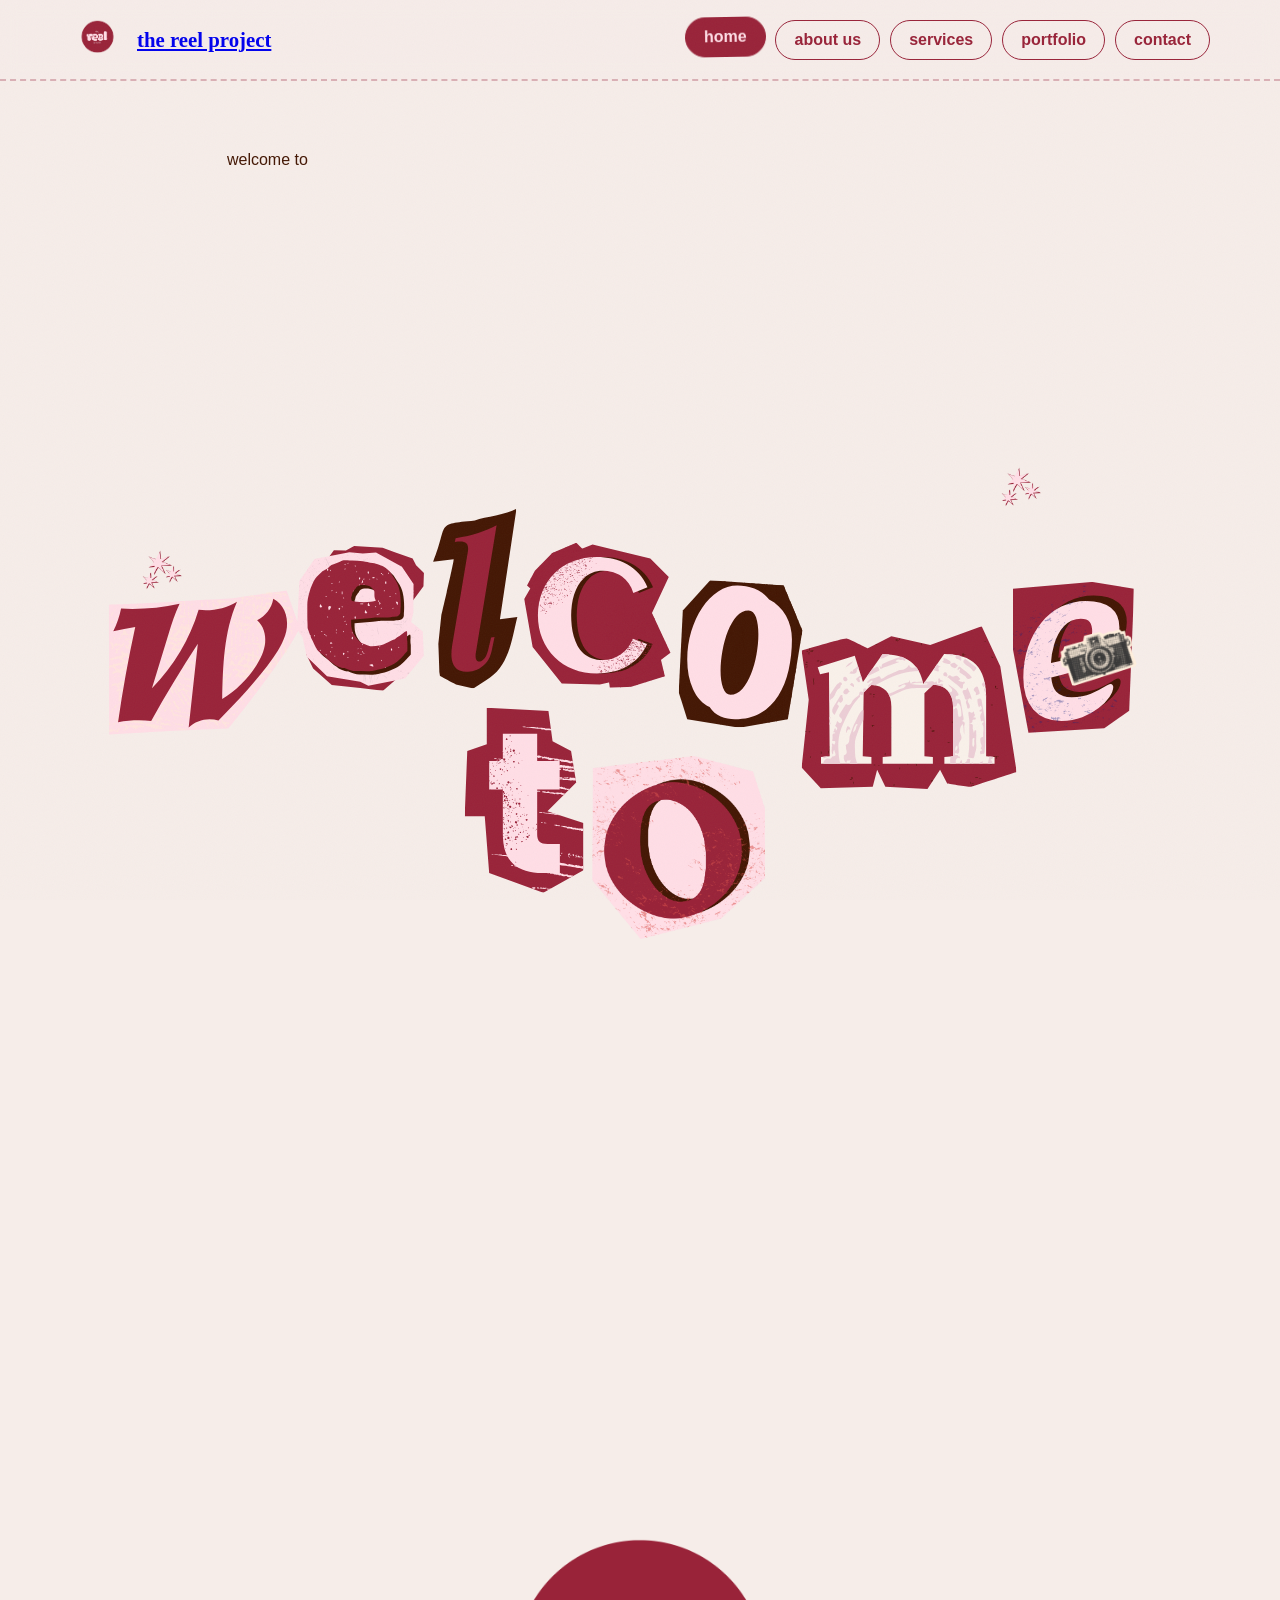
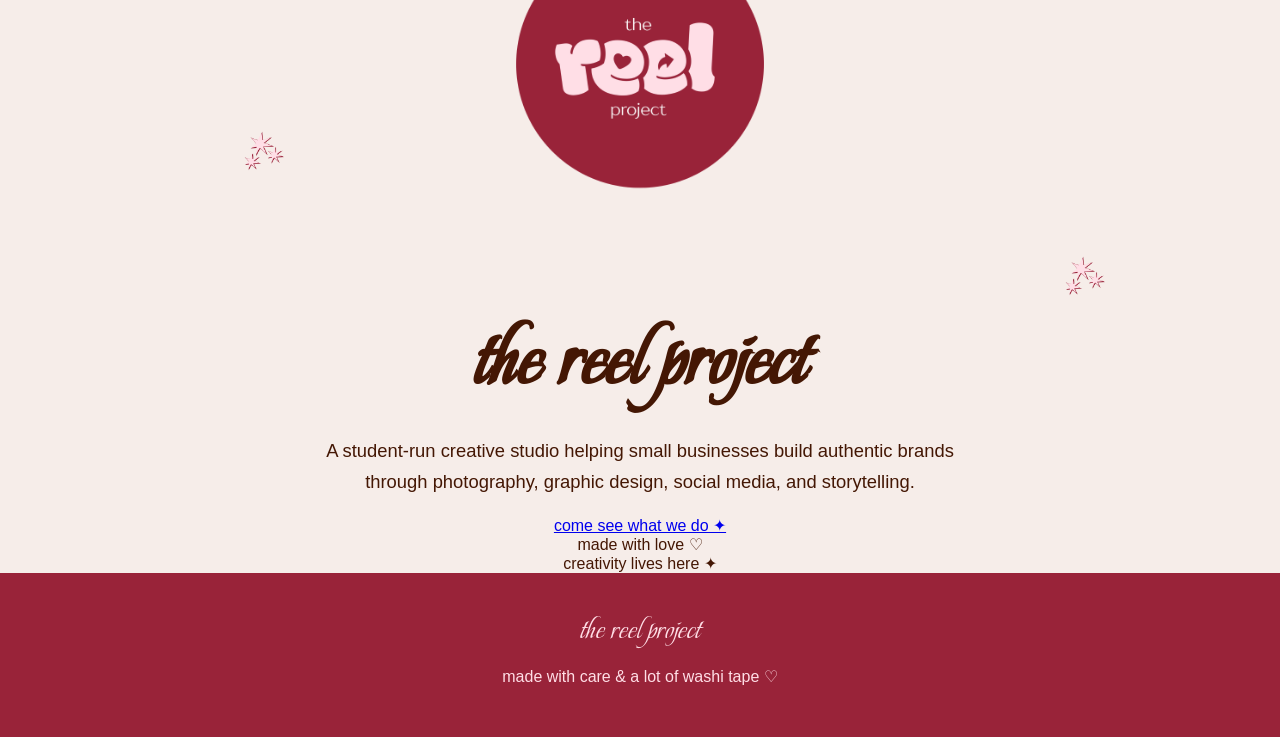
<file: index.html>
<!DOCTYPE html>
<html lang="en">

<head>
    <meta charset="UTF-8">
    <meta name="viewport" content="width=device-width, initial-scale=1.0">

    <title>The Reel Project</title>

    <link rel="preconnect" href="https://fonts.googleapis.com">
    <link rel="preconnect" href="https://fonts.gstatic.com" crossorigin>

    <link href="https://fonts.googleapis.com/css2?family=Beau+Rivage&display=swap" rel="stylesheet">
    <link href="https://api.fontshare.com/v2/css?f[]=open-sauce-one@400;500;600;700&display=swap" rel="stylesheet">

    <link rel="stylesheet" href="style.css">
</head>

<body>

<header>

    <div class="nav-wrap">

        <a href="index.html" class="brand">
            <img src="assets/logo.png" alt="The Reel Project Logo">
            <span>the reel project</span>
        </a>

        <nav>
            <ul>
                <li><a class="active" href="index.html">home</a></li>
                <li><a href="about.html">about us</a></li>
                <li><a href="services.html">services</a></li>
                <li><a href="portfolio.html">portfolio</a></li>
                <li><a href="contact.html">contact</a></li>
            </ul>
        </nav>

    </div>

</header>

<main>

<section class="hero">

    <!-- Welcome Text -->
    <div class="hero-welcome">
        welcome to
    </div>

    <!-- Welcome Graphic -->
    <img
        src="assets/hero.png"
        alt="Welcome to The Reel Project"
        class="hero-art">

    <!-- Camera -->
    <img
        src="assets/camera.png"
        alt=""
        class="hero-camera">

    <!-- Stars -->
    <img
        src="assets/stars.png"
        alt=""
        class="hero-star star-one">

    <img
        src="assets/stars.png"
        alt=""
        class="hero-star star-two">

    <img
        src="assets/stars.png"
        alt=""
        class="hero-star star-three">

    <img
        src="assets/stars.png"
        alt=""
        class="hero-star star-four">

    <!-- Logo -->
    <img
        src="assets/logo.png"
        alt="The Reel Project"
        class="hero-logo">

    <h1 class="hero-script">
        the reel project
    </h1>

    <p class="hero-description">

        A student-run creative studio helping small businesses
        build authentic brands through photography,
        graphic design, social media, and storytelling.

    </p>

    <a href="about.html" class="cute-button">

        come see what we do ✦

    </a>

    <!-- Floating Notes -->

    <div class="floating-note note-one">

        made with love ♡

    </div>

    <div class="floating-note note-two">

        creativity lives here ✦

    </div>

</section>

</main>

<footer>

    <div class="footer-logo">
        the reel project
    </div>

    <p>
        made with care &amp; a lot of washi tape ♡
    </p>

</footer>

<script src="script.js"></script>

</body>
</html>
</file>
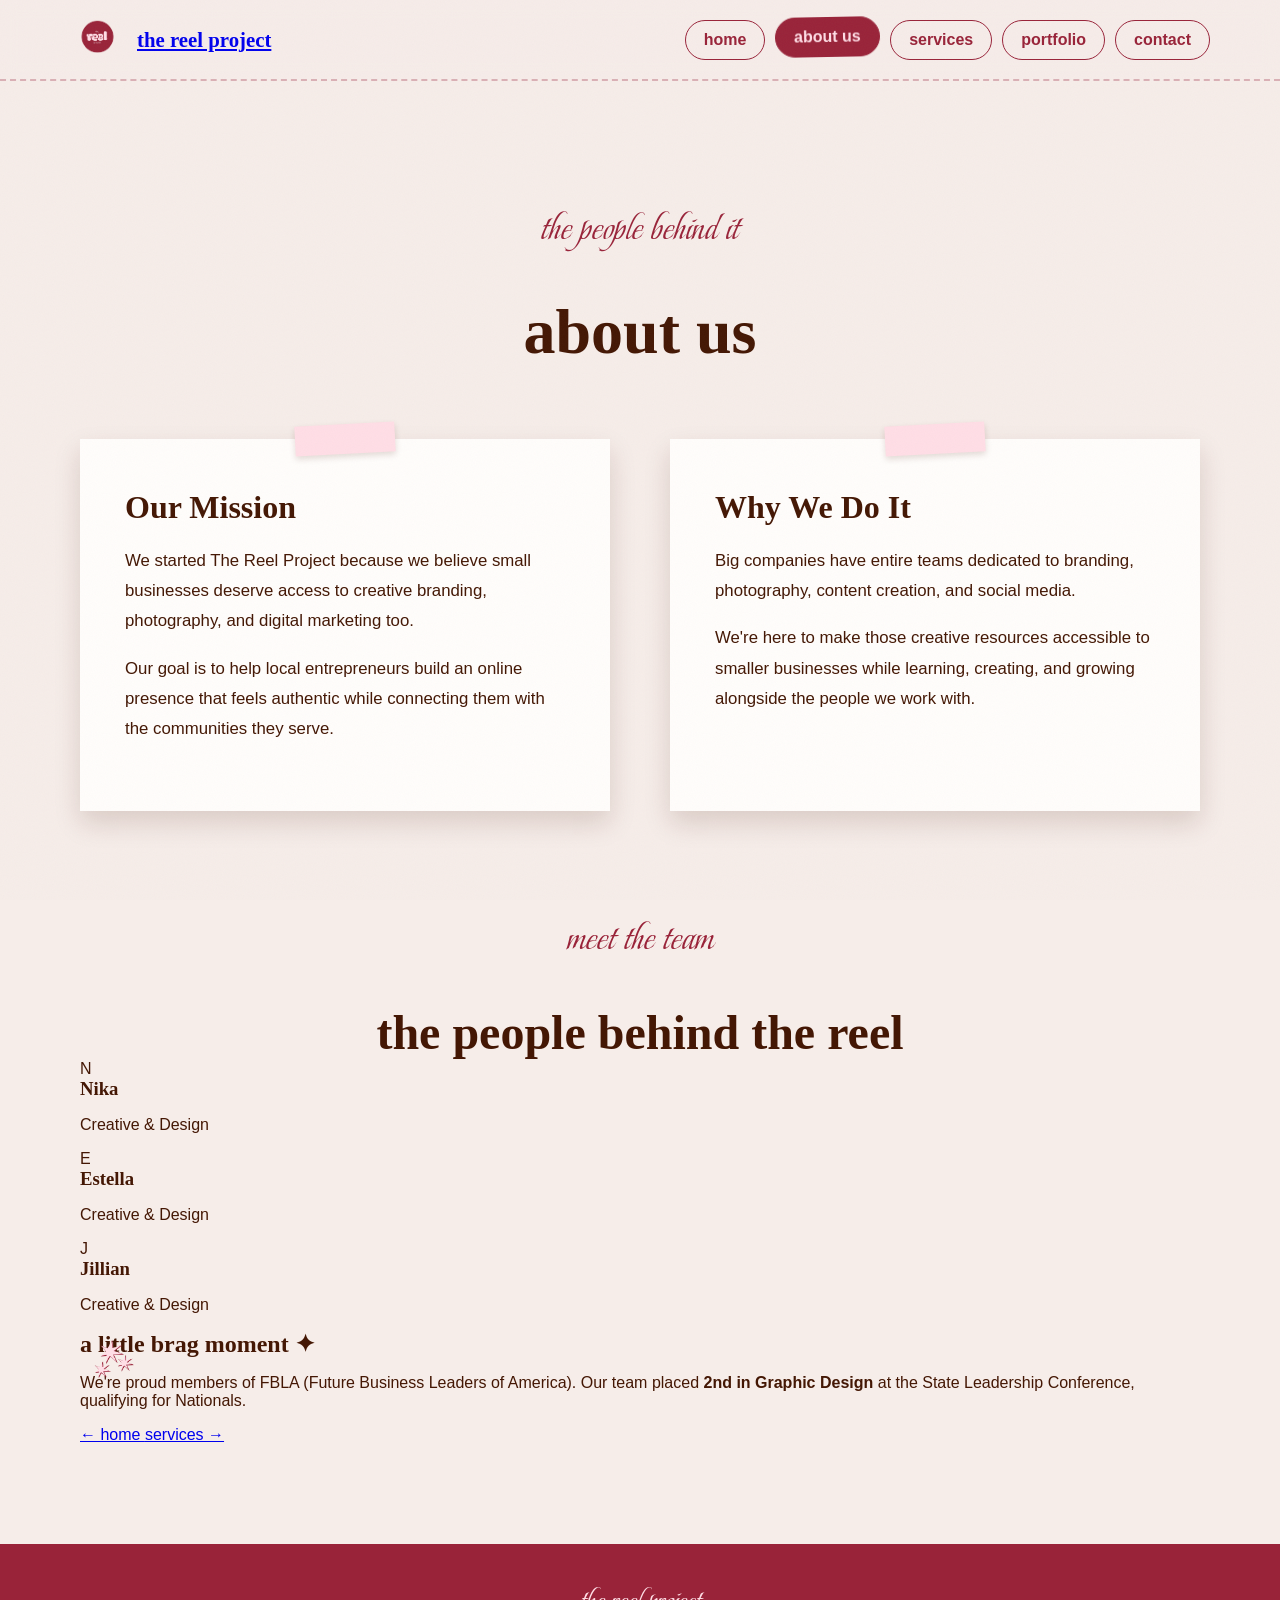
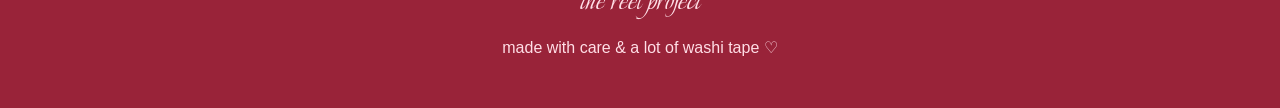
<file: about.html>
<!DOCTYPE html>
<html lang="en">

<head>
    <meta charset="UTF-8">
    <meta name="viewport" content="width=device-width, initial-scale=1.0">

    <title>About Us | The Reel Project</title>

    <link rel="preconnect" href="https://fonts.googleapis.com">
    <link rel="preconnect" href="https://fonts.gstatic.com" crossorigin>

    <link href="https://fonts.googleapis.com/css2?family=Beau+Rivage&display=swap" rel="stylesheet">
    <link href="https://api.fontshare.com/v2/css?f[]=open-sauce-one@400,500,600,700&display=swap" rel="stylesheet">

    <link rel="stylesheet" href="style.css">
</head>

<body>

<header>

    <div class="nav-wrap">

        <a href="index.html" class="brand">
            <img src="assets/logo.png" alt="The Reel Project Logo">
            <span>the reel project</span>
        </a>

        <nav>
            <ul>
                <li><a href="index.html">home</a></li>
                <li><a href="about.html" class="active">about us</a></li>
                <li><a href="services.html">services</a></li>
                <li><a href="portfolio.html">portfolio</a></li>
                <li><a href="contact.html">contact</a></li>
            </ul>
        </nav>

    </div>

</header>

<main class="page">

    <section class="reveal">

        <p class="page-kicker">the people behind it</p>

        <h1 class="page-title">about us</h1>

    </section>


    <section class="scrapbook-grid">

        <div class="paper reveal">

            <div class="tape"></div>

            <h2>Our Mission</h2>

            <p>
                We started The Reel Project because we believe small
                businesses deserve access to creative branding,
                photography, and digital marketing too.
            </p>

            <p>
                Our goal is to help local entrepreneurs build an
                online presence that feels authentic while connecting
                them with the communities they serve.
            </p>

        </div>


        <div class="paper reveal">

            <div class="tape"></div>

            <h2>Why We Do It</h2>

            <p>
                Big companies have entire teams dedicated to branding,
                photography, content creation, and social media.
            </p>

            <p>
                We're here to make those creative resources accessible
                to smaller businesses while learning, creating,
                and growing alongside the people we work with.
            </p>

        </div>

    </section>


    <section class="reveal" style="margin-top:100px; text-align:center;">

        <p class="page-kicker">
            meet the team
        </p>

        <h2 style="font-size:3rem;">
            the people behind the reel
        </h2>

    </section>


    <section class="team-grid">

        <div class="team-member reveal">

            <div class="member-circle">
                N
            </div>

            <h3>Nika</h3>

            <p>Creative & Design</p>

        </div>


        <div class="team-member reveal">

            <div class="member-circle">
                E
            </div>

            <h3>Estella</h3>

            <p>Creative & Design</p>

        </div>


        <div class="team-member reveal">

            <div class="member-circle">
                J
            </div>

            <h3>Jillian</h3>

            <p>Creative & Design</p>

        </div>

    </section>


    <section class="achievement reveal">

        <img
            src="assets/stars.png"
            class="hero-star"
            alt="Stars">

        <div>

            <h2>
                a little brag moment ✦
            </h2>

            <p>

                We're proud members of FBLA
                (Future Business Leaders of America).

                Our team placed
                <strong>2nd in Graphic Design</strong>
                at the State Leadership Conference,
                qualifying for Nationals.

            </p>

        </div>

    </section>


    <div class="page-navigation">

        <a href="index.html">
            ← home
        </a>

        <a href="services.html">
            services →
        </a>

    </div>

</main>


<footer>

    <div class="footer-logo">
        the reel project
    </div>

    <p>
        made with care &amp; a lot of washi tape ♡
    </p>

</footer>

<script src="script.js"></script>

</body>

</html>
</file>
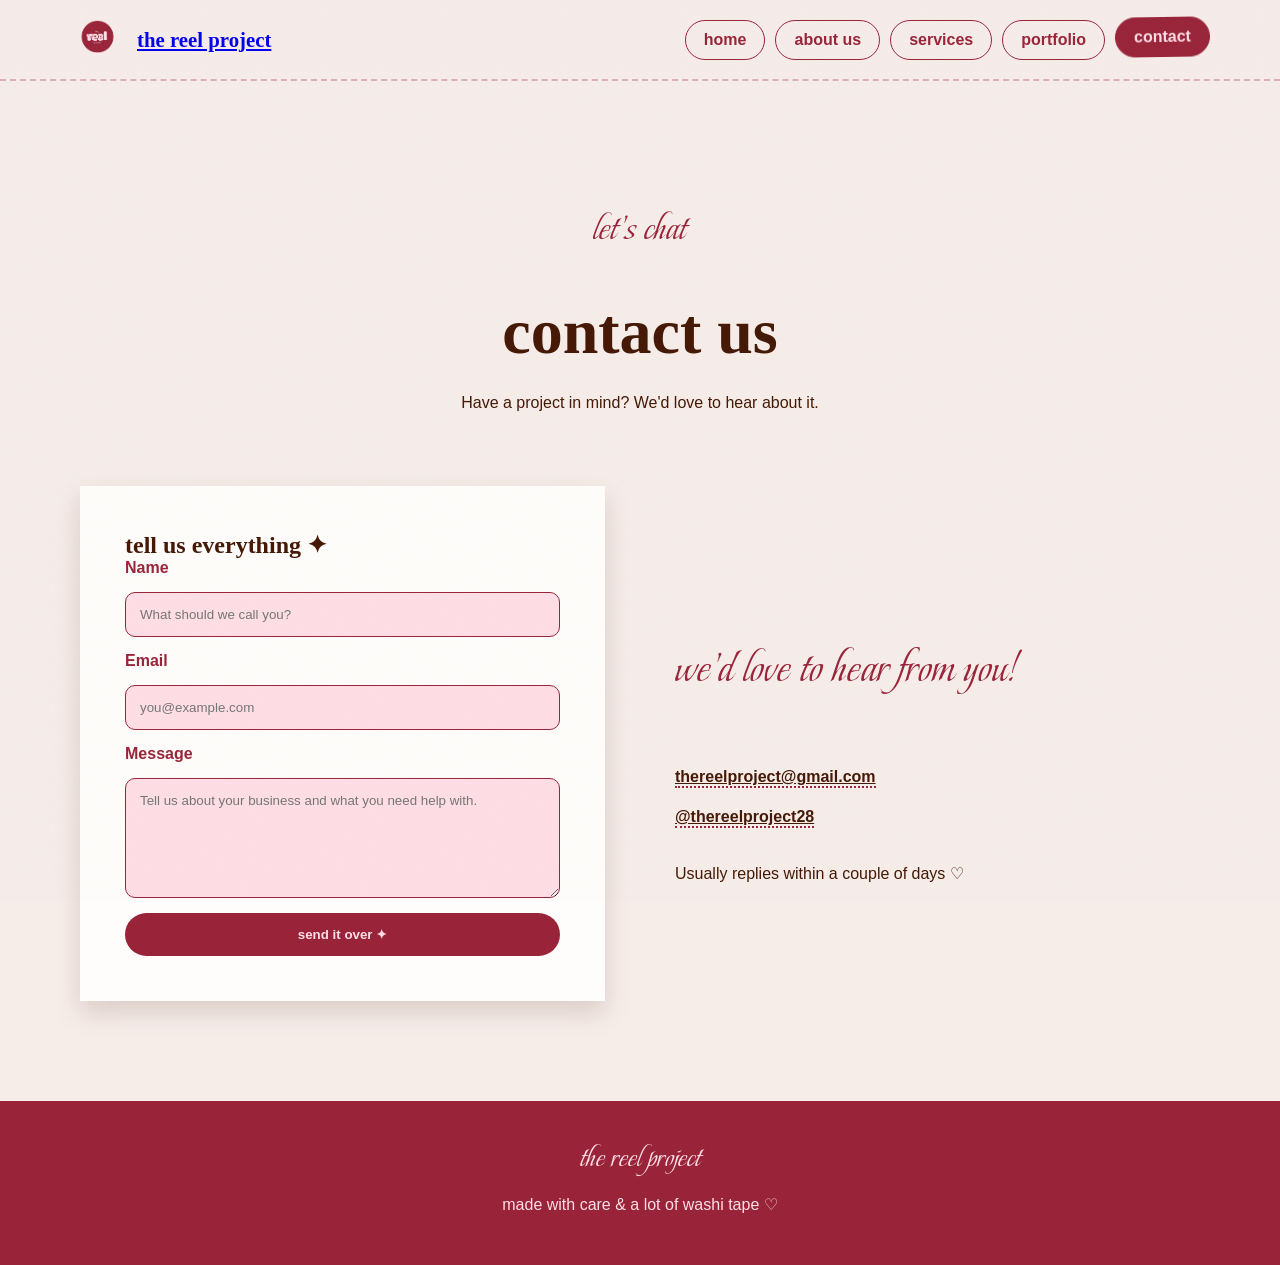
<file: contact.html>
<!DOCTYPE html>
<html lang="en">

<head>
    <meta charset="UTF-8">
    <meta name="viewport" content="width=device-width, initial-scale=1.0">

    <title>Contact | The Reel Project</title>

    <link rel="preconnect" href="https://fonts.googleapis.com">
    <link rel="preconnect" href="https://fonts.gstatic.com" crossorigin>

    <link href="https://fonts.googleapis.com/css2?family=Beau+Rivage&display=swap" rel="stylesheet">
    <link href="https://api.fontshare.com/v2/css?f[]=open-sauce-one@400,500,600,700&display=swap" rel="stylesheet">

    <link rel="stylesheet" href="style.css">
</head>

<body>

<header>

    <div class="nav-wrap">

        <a href="index.html" class="brand">
            <img src="assets/logo.png" alt="The Reel Project logo">
            <span>the reel project</span>
        </a>

        <nav>
            <ul>
                <li><a href="index.html">home</a></li>
                <li><a href="about.html">about us</a></li>
                <li><a href="services.html">services</a></li>
                <li><a href="portfolio.html">portfolio</a></li>
                <li><a class="active" href="contact.html">contact</a></li>
            </ul>
        </nav>

    </div>

</header>


<main class="page">

    <section class="reveal">

        <p class="page-kicker">let's chat</p>

        <h1 class="page-title">contact us</h1>

        <p style="text-align:center; max-width:650px; margin:20px auto 0; line-height:1.7;">
            Have a project in mind?
            We'd love to hear about it.
        </p>

    </section>


    <section class="contact-grid">

        <div class="contact-paper reveal">

            <h2>tell us everything ✦</h2>

            <form
                action="https://formsubmit.co/thereelproject@gmail.com"
                method="POST">

                <input
                    type="hidden"
                    name="_subject"
                    value="New message from The Reel Project website">

                <input
                    type="hidden"
                    name="_template"
                    value="table">

                <input
                    type="hidden"
                    name="_captcha"
                    value="false">

                <label for="name">Name</label>

                <input
                    id="name"
                    name="name"
                    type="text"
                    placeholder="What should we call you?"
                    required>

                <label for="email">Email</label>

                <input
                    id="email"
                    name="email"
                    type="email"
                    placeholder="you@example.com"
                    required>

                <label for="message">Message</label>

                <textarea
                    id="message"
                    name="message"
                    rows="6"
                    placeholder="Tell us about your business and what you need help with."
                    required></textarea>

                <button type="submit">
                    send it over ✦
                </button>

            </form>

        </div>


        <div class="contact-info reveal">

            <p class="contact-note">
                we'd love to hear from you!
            </p>

            <a href="mailto:thereelproject@gmail.com">
                thereelproject@gmail.com
            </a>

            <a
                href="https://instagram.com/thereelproject28"
                target="_blank"
                rel="noopener">

                @thereelproject28

            </a>

            <p>
                Usually replies within a couple of days ♡
            </p>

        </div>

    </section>

</main>


<footer>

    <div class="footer-logo">
        the reel project
    </div>

    <p>
        made with care &amp; a lot of washi tape ♡
    </p>

</footer>

<script src="script.js"></script>

</body>

</html>
</file>
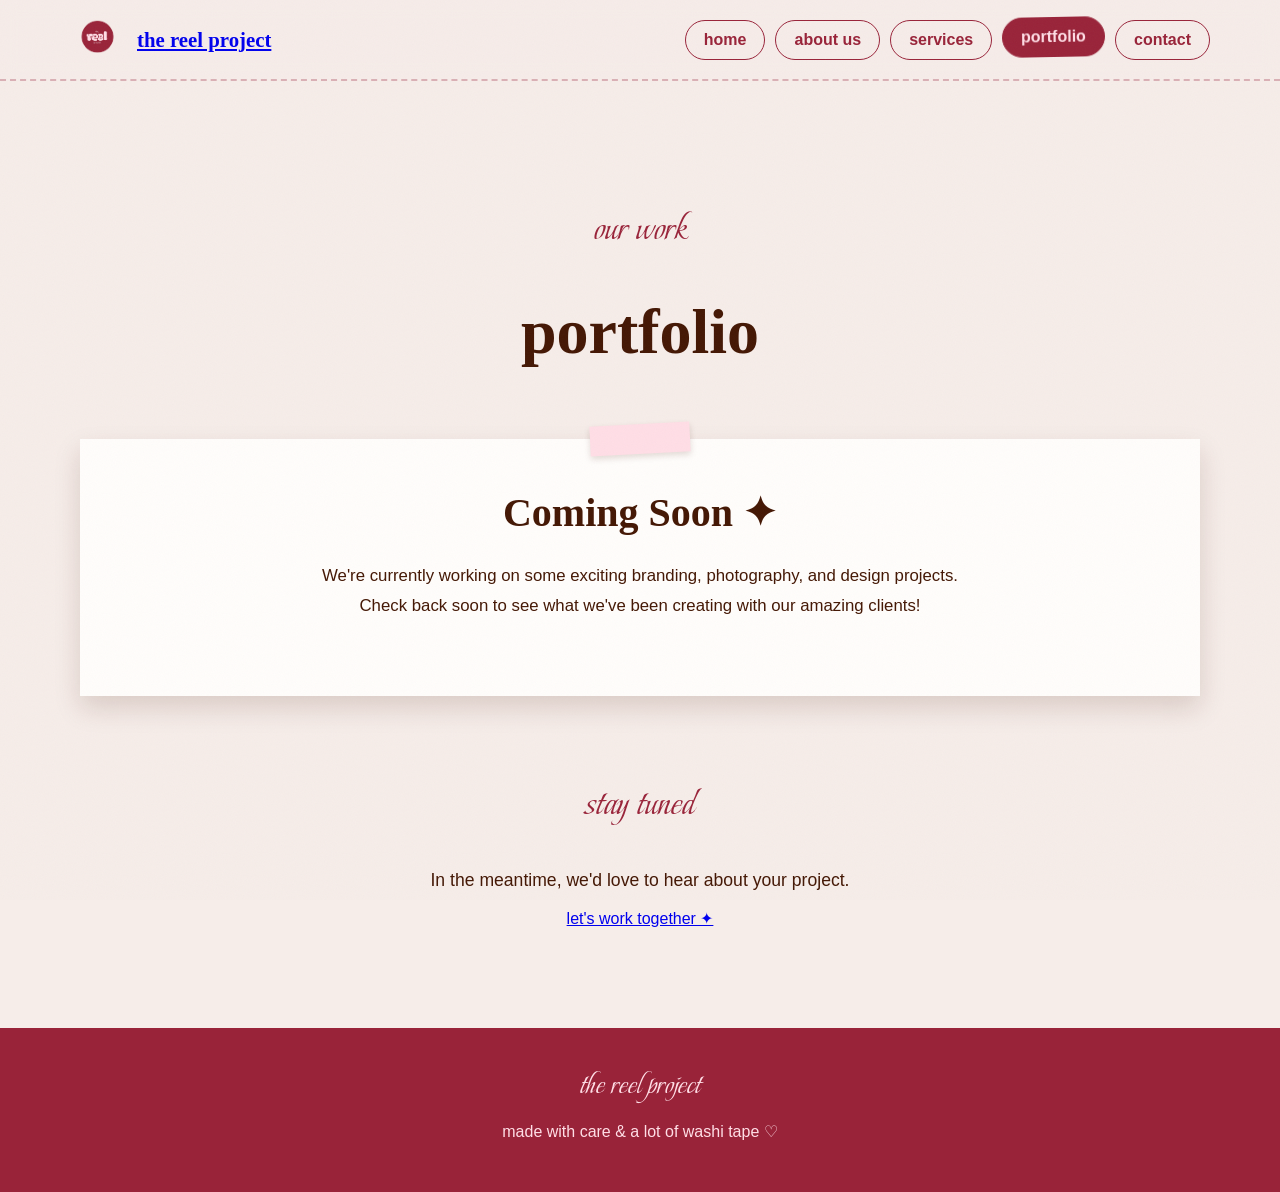
<file: portfolio.html>
<!DOCTYPE html>
<html lang="en">

<head>
    <meta charset="UTF-8">
    <meta name="viewport" content="width=device-width, initial-scale=1.0">

    <title>Portfolio | The Reel Project</title>

    <link rel="preconnect" href="https://fonts.googleapis.com">
    <link rel="preconnect" href="https://fonts.gstatic.com" crossorigin>

    <link href="https://fonts.googleapis.com/css2?family=Beau+Rivage&display=swap" rel="stylesheet">
    <link href="https://api.fontshare.com/v2/css?f[]=open-sauce-one@400,500,600,700&display=swap" rel="stylesheet">

    <link rel="stylesheet" href="style.css">
</head>

<body>

<header>

    <div class="nav-wrap">

        <a href="index.html" class="brand">
            <img src="assets/logo.png" alt="The Reel Project Logo">
            <span>the reel project</span>
        </a>

        <nav>
            <ul>
                <li><a href="index.html">home</a></li>
                <li><a href="about.html">about us</a></li>
                <li><a href="services.html">services</a></li>
                <li><a href="portfolio.html" class="active">portfolio</a></li>
                <li><a href="contact.html">contact</a></li>
            </ul>
        </nav>

    </div>

</header>

<main class="page">

    <section class="reveal">

        <p class="page-kicker">
            our work
        </p>

        <h1 class="page-title">
            portfolio
        </h1>

    </section>


    <section class="paper reveal" style="margin-top:70px; text-align:center;">

        <div class="tape"></div>

        <h2 style="font-size:2.5rem;">
            Coming Soon ✦
        </h2>

        <p style="max-width:650px; margin:25px auto; line-height:1.8;">

            We're currently working on some exciting branding,
            photography, and design projects.

            Check back soon to see what we've been creating with
            our amazing clients!

        </p>

    </section>


    <section class="reveal" style="margin-top:80px; text-align:center;">

        <p class="page-kicker">
            stay tuned
        </p>

        <p style="font-size:1.1rem;">

            In the meantime, we'd love to hear about your project.

        </p>

        <a href="contact.html" class="cute-button">
            let's work together ✦
        </a>

    </section>

</main>

<footer>

    <div class="footer-logo">
        the reel project
    </div>

    <p>
        made with care &amp; a lot of washi tape ♡
    </p>

</footer>

<script src="script.js"></script>

</body>

</html>
</file>
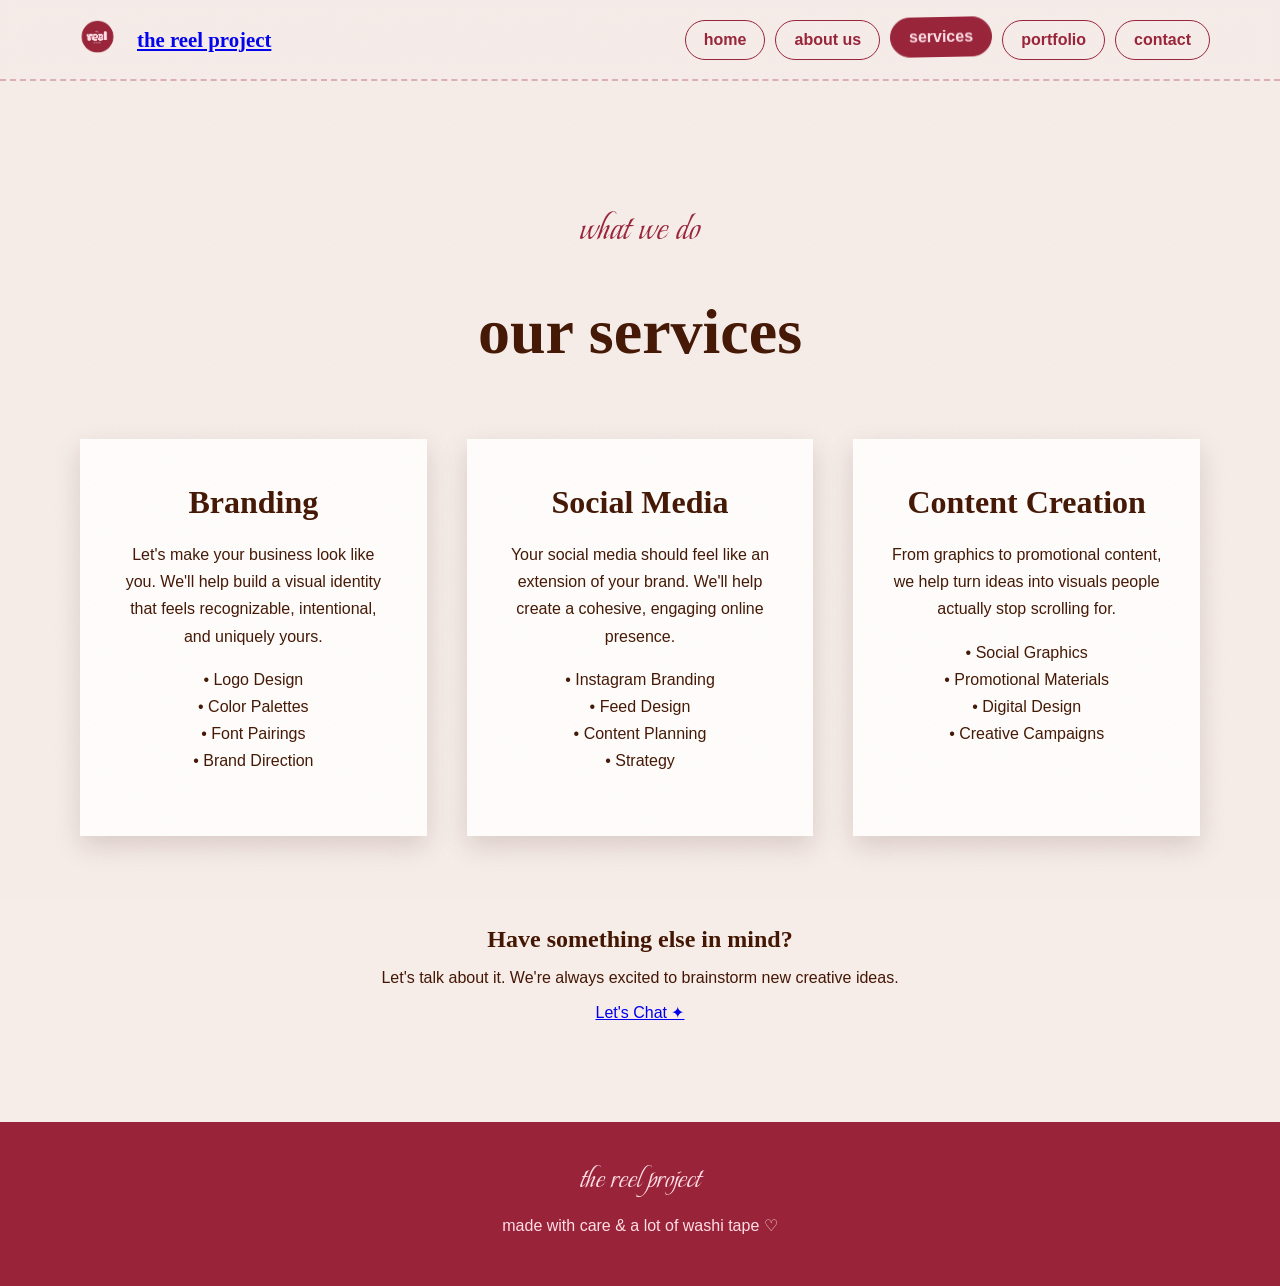
<file: services.html>
<!DOCTYPE html>
<html lang="en">

<head>
    <meta charset="UTF-8">
    <meta name="viewport" content="width=device-width, initial-scale=1.0">

    <title>Services | The Reel Project</title>

    <link rel="preconnect" href="https://fonts.googleapis.com">
    <link rel="preconnect" href="https://fonts.gstatic.com" crossorigin>

    <link href="https://fonts.googleapis.com/css2?family=Beau+Rivage&display=swap" rel="stylesheet">
    <link href="https://api.fontshare.com/v2/css?f[]=open-sauce-one@400,500,600,700&display=swap" rel="stylesheet">

    <link rel="stylesheet" href="style.css">
</head>

<body>

<header>

<div class="nav-wrap">

<a href="index.html" class="brand">
<img src="assets/logo.png" alt="The Reel Project Logo">
<span>the reel project</span>
</a>

<nav>
<ul>
<li><a href="index.html">home</a></li>
<li><a href="about.html">about us</a></li>
<li><a class="active" href="services.html">services</a></li>
<li><a href="portfolio.html">portfolio</a></li>
<li><a href="contact.html">contact</a></li>
</ul>
</nav>

</div>

</header>

<main class="page">

<section class="reveal">

<p class="page-kicker">
what we do
</p>

<h1 class="page-title">
our services
</h1>

</section>

<section class="services-grid">

<div class="service-card reveal">

<h2>Branding</h2>

<p>
Let's make your business look like you.
We'll help build a visual identity that
feels recognizable, intentional,
and uniquely yours.
</p>

<p>
• Logo Design<br>
• Color Palettes<br>
• Font Pairings<br>
• Brand Direction
</p>

</div>


<div class="service-card reveal">

<h2>Social Media</h2>

<p>
Your social media should feel like
an extension of your brand.
We'll help create a cohesive,
engaging online presence.
</p>

<p>
• Instagram Branding<br>
• Feed Design<br>
• Content Planning<br>
• Strategy
</p>

</div>


<div class="service-card reveal">

<h2>Content Creation</h2>

<p>
From graphics to promotional content,
we help turn ideas into visuals people
actually stop scrolling for.
</p>

<p>
• Social Graphics<br>
• Promotional Materials<br>
• Digital Design<br>
• Creative Campaigns
</p>

</div>

</section>


<section
class="reveal"
style="text-align:center; margin-top:90px;">

<h2>
Have something else in mind?
</h2>

<p>

Let's talk about it.
We're always excited to brainstorm
new creative ideas.

</p>

<a
href="contact.html"
class="cute-button">

Let's Chat ✦

</a>

</section>

</main>

<footer>

<div class="footer-logo">
the reel project
</div>

<p>
made with care &amp; a lot of washi tape ♡
</p>

</footer>

<script src="script.js"></script>

</body>

</html>
</file>
<file: style.css>
@import url('https://fonts.googleapis.com/css2?family=Beau+Rivage&display=swap');

@import url('https://api.fontshare.com/v2/css?f[]=open-sauce-one@400,500,600,700&display=swap');


:root {
  --pink: #ffdee6;
  --brown: #441704;
  --maroon: #992339;
  --cream: #f6ede9;
  --paper: #fffdfb;
  --shadow: rgba(68, 23, 4, 0.15);
}


/* ================================
   RESET
================================ */

* {
  box-sizing: border-box;
}

html {
  scroll-behavior: smooth;
}

body {
  margin: 0;
  background-color: var(--cream);
  color: var(--brown);
  font-family: 'Open Sauce One', sans-serif;
  overflow-x: hidden;
}


/* ================================
   PAPER BACKGROUND
================================ */

body::before {
  content: "";
  position: fixed;
  inset: 0;
  pointer-events: none;
  z-index: 9999;
  opacity: 0.035;
  background-image: url("data:image/svg+xml,%3Csvg xmlns='http://www.w3.org/2000/svg' width='120' height='120'%3E%3Cfilter id='n'%3E%3CfeTurbulence type='fractalNoise' baseFrequency='0.9' numOctaves='2'/%3E%3C/filter%3E%3Crect width='100%25' height='100%25' filter='url(%23n)'/%3E%3C/svg%3E");
}


/* ================================
   TYPOGRAPHY
================================ */

h1,
h2,
h3 {
  margin: 0;
  font-family: 'Times New Roman', serif;
  color: var(--brown);
}

.script {
  font-family: 'Beau Rivage', cursive;
  font-weight: 400;
}


/* ================================
   NAVIGATION
================================ */

header {
  position: sticky;
  top: 0;
  z-index: 1000;
  background: rgba(246, 237, 233, 0.95);
  backdrop-filter: blur(8px);
  border-bottom: 2px dashed rgba(153, 35, 57, 0.3);
}

.nav-wrap {
  max-width: 1200px;
  margin: auto;
  padding: 12px 30px;

  display: flex;
  align-items: center;
  justify-content: space-between;
  gap: 30px;
}

.brand {
  display: flex;
  align-items: center;
  gap: 12px;
}

.brand img {
  width: 55px;
  height: 55px;
  object-fit: contain;
}

.brand span {
  font-family: 'Times New Roman', serif;
  font-size: 1.3rem;
  font-weight: bold;
}

nav ul {
  list-style: none;
  display: flex;
  gap: 10px;
  margin: 0;
  padding: 0;
}

nav a {
  display: block;
  padding: 10px 18px;
  border: 1.5px solid var(--maroon);
  border-radius: 999px;

  color: var(--maroon);
  text-decoration: none;
  font-weight: 600;

  transition: 0.25s ease;
}

nav a:hover,
nav a.active {
  background: var(--maroon);
  color: var(--pink);
  transform: translateY(-3px) rotate(-1deg);
}


/* ================================
   GENERAL PAGE
================================ */

.page {
  max-width: 1200px;
  min-height: calc(100vh - 80px);
  margin: auto;
  padding: 80px 40px 100px;
}


/* ================================
   HERO
================================ */

.hero {
  min-height: calc(100vh - 80px);
  position: relative;

  display: flex;
  flex-direction: column;
  align-items: center;
  justify-content: center;

  text-align: center;
  overflow: hidden;
}


/* HERO WELCOME IMAGE */

.hero-welcome {
  position: absolute;

  top: 70px;
  left: 8%;

  width: 330px;
  max-width: 30vw;

  z-index: 2;
}


/* MAIN LOGO */

.hero-logo {
  width: 430px;
  max-width: 55vw;

  margin-top: 40px;

  position: relative;
  z-index: 5;

  transition: transform 0.4s ease;
}

.hero-logo:hover {
  transform: rotate(-3deg) scale(1.04);
}


/* HERO SCRIPT */

.hero-script {
  margin-top: 20px;

  font-family: 'Beau Rivage', cursive;
  font-size: 5.5rem;
  line-height: 0.9;

  position: relative;
  z-index: 5;
}


/* HERO DESCRIPTION */

.hero-description {
  max-width: 650px;

  margin-top: 35px;

  font-size: 1.15rem;
  line-height: 1.7;

  position: relative;
  z-index: 5;
}


/* ================================
   HERO CAMERA
================================ */

.hero-camera {
  position: absolute;

  top: 25%;
  right: 10%;

  width: 110px;
  height: auto;

  z-index: 3;

  animation: floatCamera 5s ease-in-out infinite;
}


/* ================================
   HERO STARS
================================ */

.hero-star {
  position: absolute;

  width: 75px;
  height: auto;

  z-index: 2;

  animation: floatStar 4s ease-in-out infinite;
}

.star-one {
  top: 22%;
  left: 10%;
}

.star-two {
  top: 18%;
  right: 17%;
}

.star-three {
  bottom: 18%;
  left: 18%;
}

.star-four {
  bottom: 12%;
  right: 12%;
}


@keyframes floatStar {
  0%,
  100% {
    transform: translateY(0) rotate(-5deg);
  }

  50% {
    transform: translateY(-12px) rotate(5deg);
  }
}


@keyframes floatCamera {
  0%,
  100% {
    transform: translateY(0) rotate(4deg);
  }

  50% {
    transform: translateY(-15px) rotate(-4deg);
  }
}


/* ================================
   PAGE TITLES
================================ */

.page-kicker {
  text-align: center;

  color: var(--maroon);

  font-family: 'Beau Rivage', cursive;
  font-size: 2.5rem;
}

.page-title {
  text-align: center;

  font-size: 4rem;

  margin-top: 5px;
}


/* ================================
   SCRAPBOOK PAPER
================================ */

.scrapbook-grid {
  display: grid;

  grid-template-columns: repeat(2, 1fr);

  gap: 60px;

  margin-top: 70px;
}

.paper {
  position: relative;

  background: var(--paper);

  padding: 50px 45px;

  box-shadow: 0 12px 25px var(--shadow);

  transform: rotate(-1.5deg);

  transition: 0.35s ease;
}

.paper:nth-child(even) {
  transform: rotate(1.5deg);
}

.paper:hover {
  transform: translateY(-10px) rotate(0deg);
  box-shadow: 0 20px 35px rgba(68, 23, 4, 0.2);
}

.paper h2 {
  font-size: 2rem;
  margin-bottom: 20px;
}

.paper p {
  font-size: 1.05rem;
  line-height: 1.8;
}


/* ================================
   PAPER TAPE
================================ */

.tape {
  position: absolute;

  width: 100px;
  height: 30px;

  top: -15px;
  left: 50%;

  transform: translateX(-50%) rotate(-3deg);

  background: var(--pink);

  box-shadow: 0 3px 6px var(--shadow);
}


/* ================================
   SERVICES
================================ */

.services-grid {
  display: grid;

  grid-template-columns: repeat(3, 1fr);

  gap: 40px;

  margin-top: 70px;
}

.service-card {
  background: var(--paper);

  padding: 45px 35px;

  min-height: 280px;

  box-shadow: 0 10px 25px var(--shadow);

  transition: 0.35s ease;

  text-align: center;
}

.service-card:nth-child(1) {
  transform: rotate(-3deg);
}

.service-card:nth-child(2) {
  transform: rotate(2deg);
}

.service-card:nth-child(3) {
  transform: rotate(-1deg);
}

.service-card:hover {
  transform: translateY(-12px) rotate(0deg) scale(1.03);
}

.service-card h2 {
  font-size: 2rem;
  margin-bottom: 20px;
}

.service-card p {
  line-height: 1.7;
}


/* ================================
   PORTFOLIO
================================ */

.portfolio-grid {
  display: grid;

  grid-template-columns: repeat(3, 1fr);

  gap: 40px;

  margin-top: 70px;
}

.project {
  background: var(--paper);

  padding: 12px 12px 25px;

  box-shadow: 0 10px 20px var(--shadow);

  cursor: pointer;

  transition: 0.35s ease;
}

.project:hover {
  transform: translateY(-12px) rotate(0deg) scale(1.03);
}

.project:nth-child(1) {
  transform: rotate(-3deg);
}

.project:nth-child(2) {
  transform: rotate(2deg);
}

.project:nth-child(3) {
  transform: rotate(-2deg);
}

.project-image {
  width: 100%;
  height: 240px;

  background: var(--pink);

  overflow: hidden;
}

.project-image img {
  width: 100%;
  height: 100%;

  object-fit: cover;

  transition: transform 0.5s ease;
}

.project:hover img {
  transform: scale(1.08);
}

.project-info {
  padding: 18px 8px 5px;
}

.project-info h3 {
  font-size: 1.5rem;
}

.project-info p {
  line-height: 1.5;
}


/* ================================
   CONTACT
================================ */

.contact-grid {
  display: grid;

  grid-template-columns: 1fr 1fr;

  gap: 70px;

  margin-top: 70px;
}

.contact-paper {
  background: var(--paper);

  padding: 45px;

  box-shadow: 0 12px 25px var(--shadow);

  transform: rotate(-1deg);
}

form {
  display: flex;
  flex-direction: column;

  gap: 15px;
}

label {
  color: var(--maroon);
  font-weight: bold;
}

input,
textarea {
  width: 100%;

  padding: 14px;

  border: 1.5px solid var(--maroon);
  border-radius: 10px;

  background: var(--pink);

  font-family: inherit;
}

button {
  border: none;

  padding: 14px 25px;

  border-radius: 999px;

  background: var(--maroon);
  color: var(--pink);

  font-family: inherit;
  font-weight: bold;

  cursor: pointer;

  transition: 0.25s ease;
}

button:hover {
  background: var(--brown);
  transform: translateY(-3px);
}

.contact-info {
  display: flex;
  flex-direction: column;

  justify-content: center;

  gap: 20px;
}

.contact-note {
  font-family: 'Beau Rivage', cursive;
  font-size: 3rem;
  color: var(--maroon);
}

.contact-info a {
  color: var(--brown);

  font-weight: bold;

  border-bottom: 2px dotted var(--maroon);

  width: fit-content;
}


/* ================================
   FOOTER
================================ */

footer {
  background: var(--maroon);

  color: var(--pink);

  text-align: center;

  padding: 35px;
}

footer .footer-logo {
  font-family: 'Beau Rivage', cursive;

  font-size: 2rem;
}


/* ================================
   SCROLL ANIMATION
================================ */

.reveal {
  opacity: 0;

  transform: translateY(40px);

  transition:
    opacity 0.8s ease,
    transform 0.8s ease;
}

.reveal.visible {
  opacity: 1;

  transform: translateY(0);
}


/* ================================
   MOBILE
================================ */

@media (max-width: 800px) {

  .nav-wrap {
    flex-direction: column;
  }

  nav ul {
    flex-wrap: wrap;
    justify-content: center;
  }

  .hero-welcome {
    width: 220px;
    top: 40px;
    left: 5%;
  }

  .hero-logo {
    width: 300px;
  }

  .hero-script {
    font-size: 4rem;
  }

  .hero-camera {
    width: 75px;
    right: 5%;
  }

  .scrapbook-grid,
  .services-grid,
  .portfolio-grid,
  .contact-grid {
    grid-template-columns: 1fr;
  }

  .page-title {
    font-size: 3rem;
  }

  .custom-cursor,
.cursor{
    position:fixed;
    left:0;
    top:0;

    transform:translate(-50%,-50%);

    pointer-events:none;

    z-index:9999;

    transition:
        transform .15s ease,
        font-size .15s ease;

    font-size:24px;
}

.custom-cursor.hover,
.cursor.hover{

    transform:translate(-50%,-50%) scale(1.5);

}
</file>
